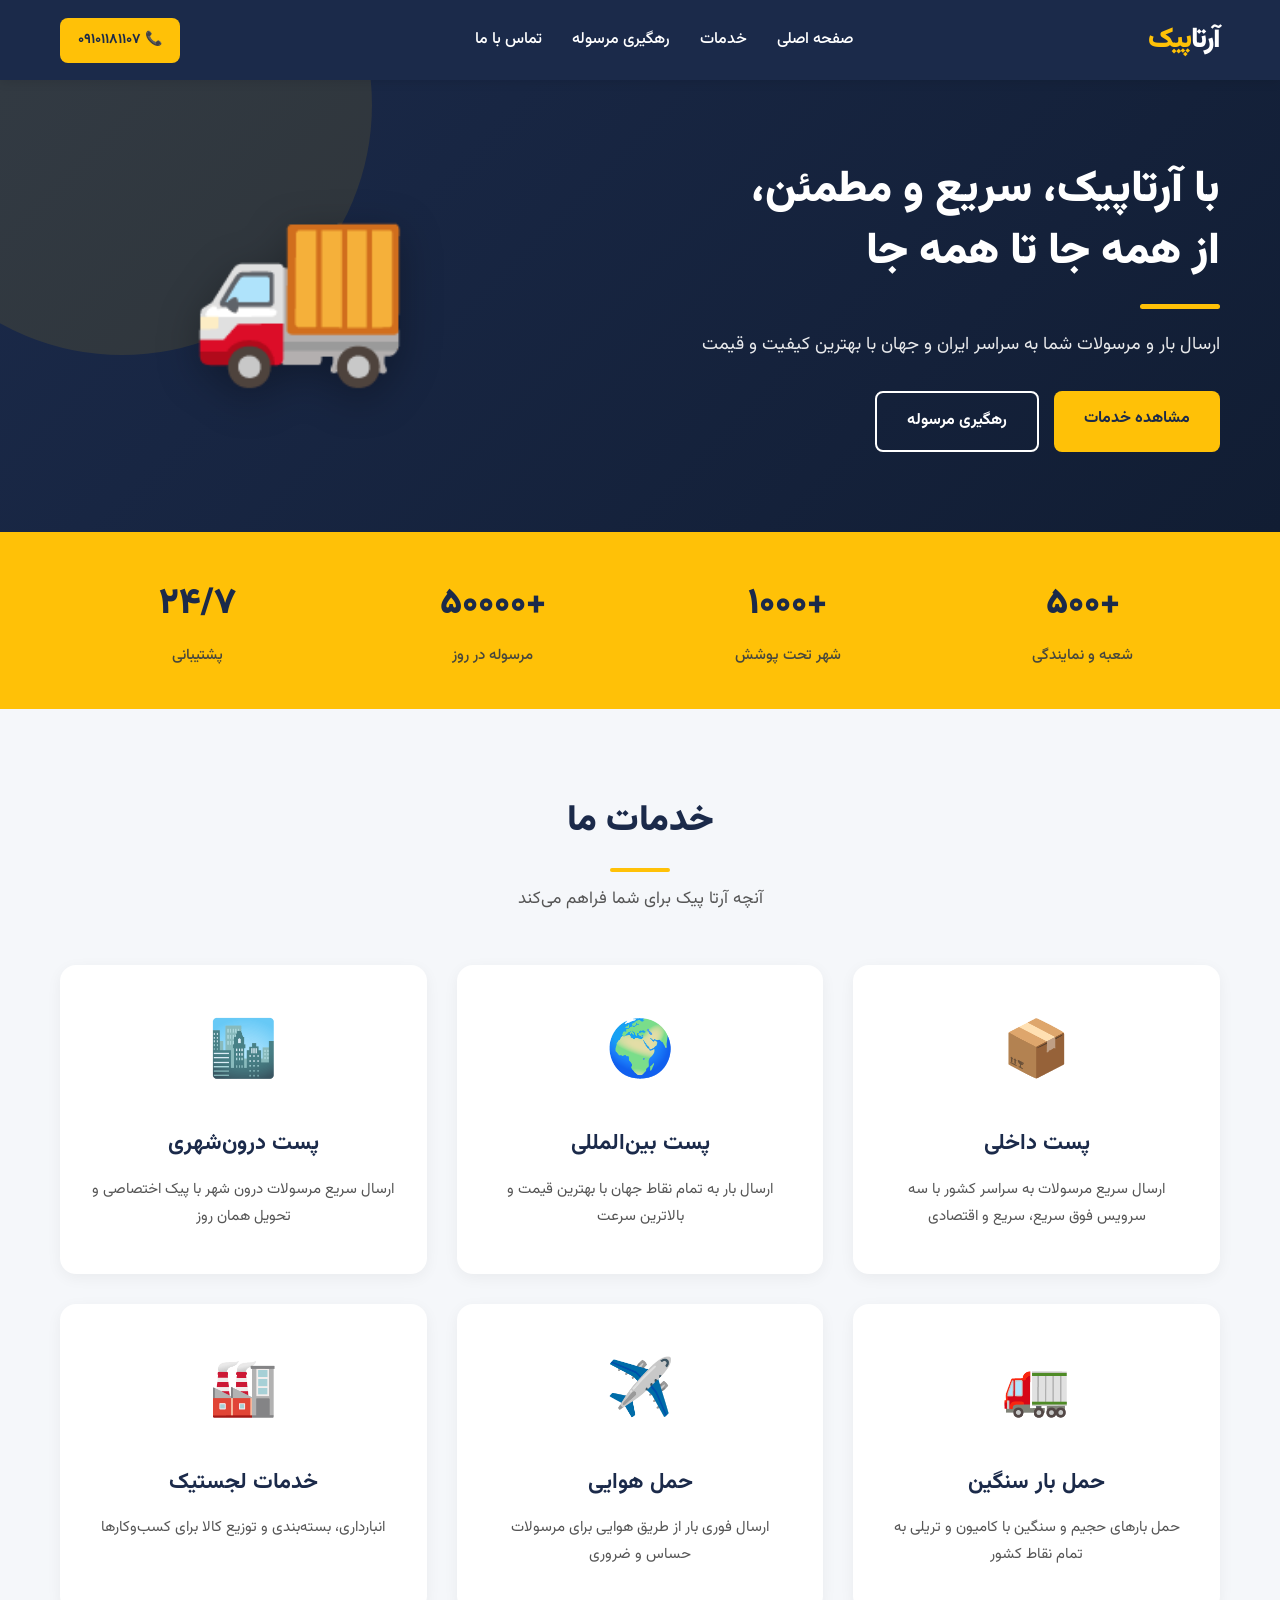
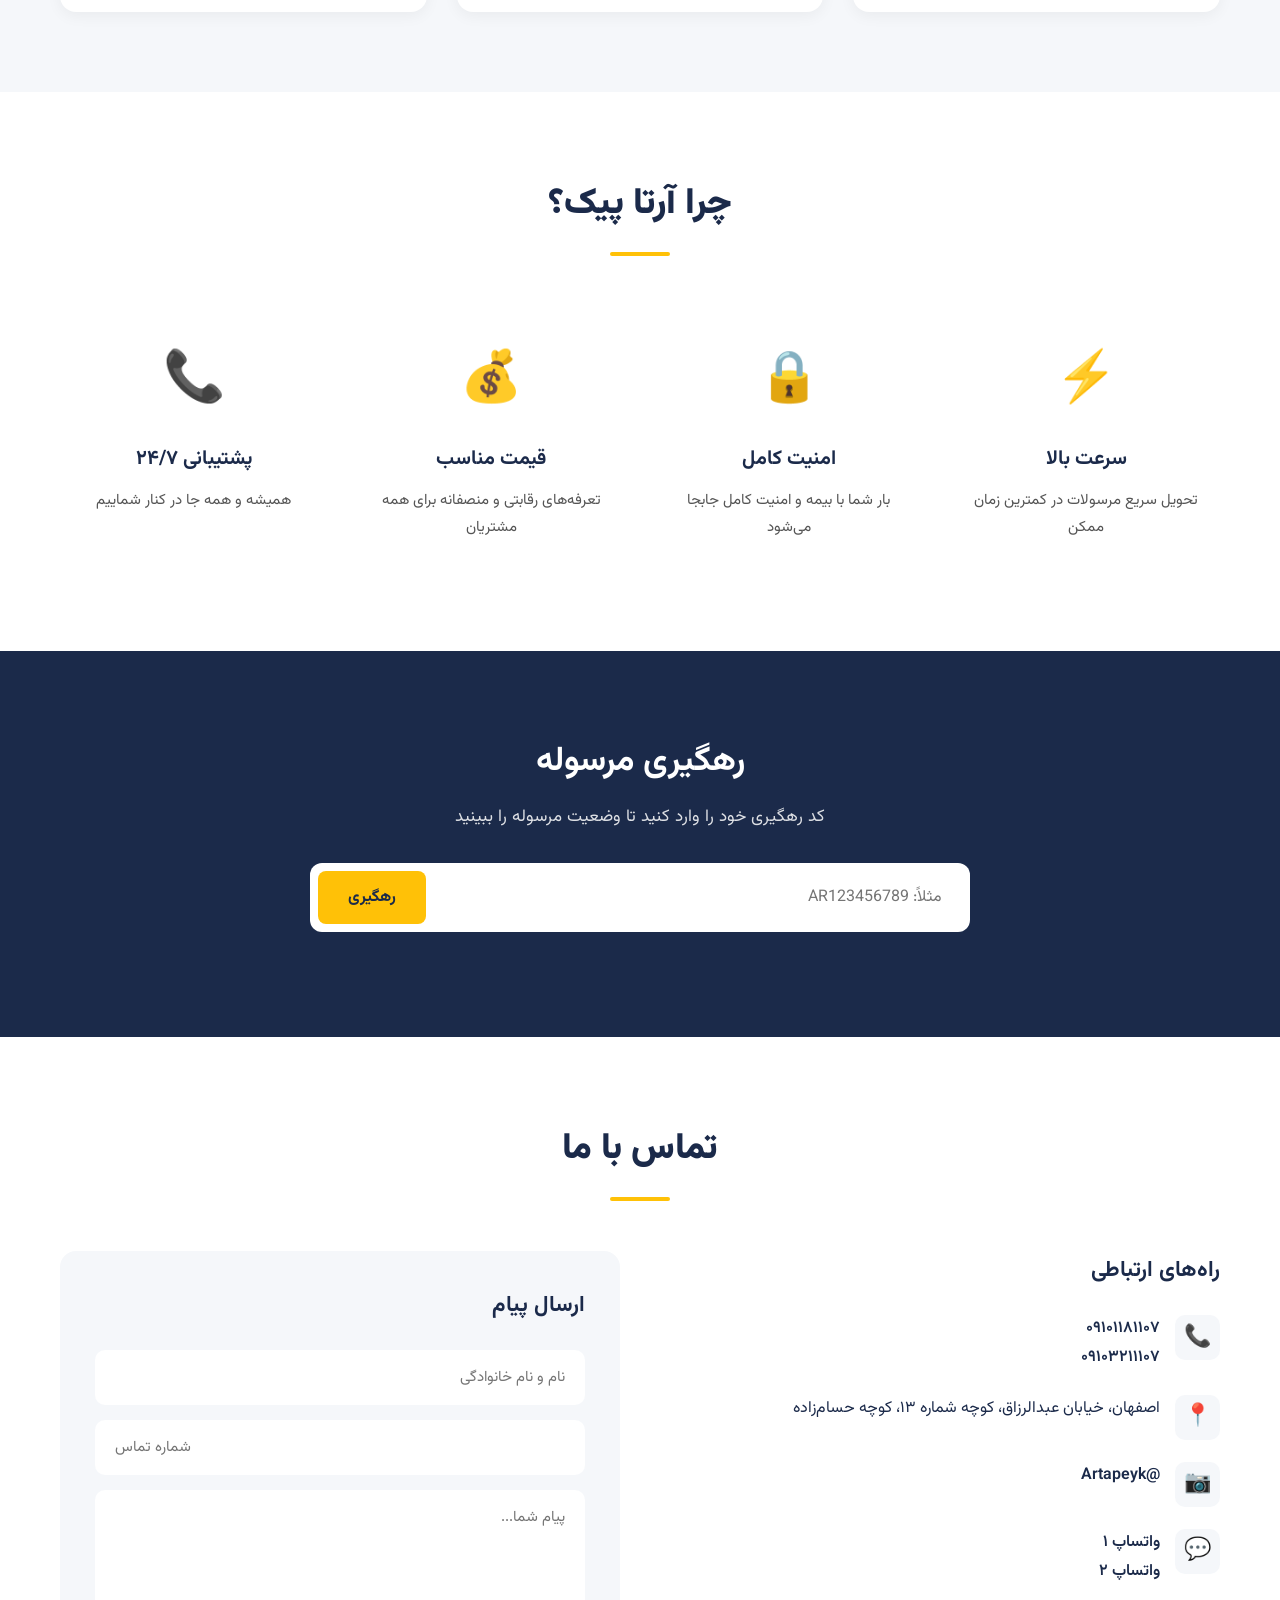
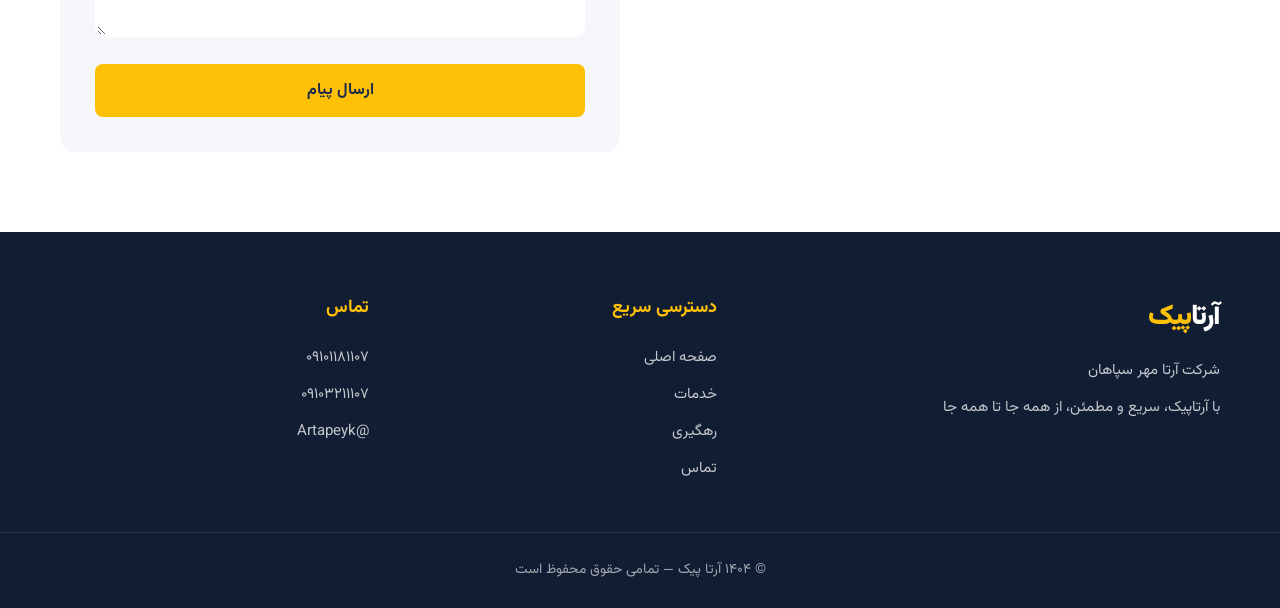
<file: index.html>
<!DOCTYPE html>
<html lang="fa" dir="rtl">
<head>
    <meta charset="UTF-8">
    <meta name="viewport" content="width=device-width, initial-scale=1.0">
    <title>آرتا پیک | حمل و نقل سریع و مطمئن</title>
    <link rel="stylesheet" href="style.css">
    <link rel="preconnect" href="https://fonts.googleapis.com">
    <link href="https://fonts.googleapis.com/css2?family=Vazirmatn:wght@400;500;700;900&display=swap" rel="stylesheet">
</head>
<body>

    <!-- ================= هدر ================= -->
    <header class="header">
        <div class="container header-inner">
            <div class="logo">
                <span class="logo-art">آرتا</span><span class="logo-pick">پیک</span>
            </div>
            <nav class="nav" id="nav">
                <a href="index.html">صفحه اصلی</a>
                <a href="services.html">خدمات</a>
                <a href="#tracking">رهگیری مرسوله</a>
                <a href="#contact">تماس با ما</a>
            </nav>
            <a href="tel:09101181107" class="header-phone">
                📞 ۰۹۱۰۱۱۸۱۱۰۷
            </a>
            <button class="menu-btn" id="menuBtn">☰</button>
        </div>
    </header>

    <!-- ================= بنر اصلی ================= -->
    <section class="hero">
        <div class="container hero-inner">
            <div class="hero-text">
                <h1>با آرتاپیک، سریع و مطمئن،<br>از همه جا تا همه جا</h1>
                <p>ارسال بار و مرسولات شما به سراسر ایران و جهان با بهترین کیفیت و قیمت</p>
                <div class="hero-buttons">
                    <a href="services.html" class="btn btn-yellow">مشاهده خدمات</a>
                    <a href="#tracking" class="btn btn-outline">رهگیری مرسوله</a>
                </div>
            </div>
            <div class="hero-image">
                <div class="hero-box">🚚</div>
            </div>
        </div>
    </section>

    <!-- ================= آمار ================= -->
    <section class="stats">
        <div class="container stats-grid">
            <div class="stat-item">
                <div class="stat-number">+۵۰۰</div>
                <div class="stat-label">شعبه و نمایندگی</div>
            </div>
            <div class="stat-item">
                <div class="stat-number">+۱۰۰۰</div>
                <div class="stat-label">شهر تحت پوشش</div>
            </div>
            <div class="stat-item">
                <div class="stat-number">+۵۰۰۰۰</div>
                <div class="stat-label">مرسوله در روز</div>
            </div>
            <div class="stat-item">
                <div class="stat-number">۲۴/۷</div>
                <div class="stat-label">پشتیبانی</div>
            </div>
        </div>
    </section>

    <!-- ================= خدمات ================= -->
    <section class="services" id="services">
        <div class="container">
            <h2 class="section-title">خدمات ما</h2>
            <p class="section-subtitle">آنچه آرتا پیک برای شما فراهم می‌کند</p>

            <div class="services-grid">
                <div class="service-card">
                    <div class="service-icon">📦</div>
                    <h3>پست داخلی</h3>
                    <p>ارسال سریع مرسولات به سراسر کشور با سه سرویس فوق سریع، سریع و اقتصادی</p>
                </div>
                <div class="service-card">
                    <div class="service-icon">🌍</div>
                    <h3>پست بین‌المللی</h3>
                    <p>ارسال بار به تمام نقاط جهان با بهترین قیمت و بالاترین سرعت</p>
                </div>
                <div class="service-card">
                    <div class="service-icon">🏙️</div>
                    <h3>پست درون‌شهری</h3>
                    <p>ارسال سریع مرسولات درون شهر با پیک اختصاصی و تحویل همان روز</p>
                </div>
                <div class="service-card">
                    <div class="service-icon">🚛</div>
                    <h3>حمل بار سنگین</h3>
                    <p>حمل بارهای حجیم و سنگین با کامیون و تریلی به تمام نقاط کشور</p>
                </div>
                <div class="service-card">
                    <div class="service-icon">✈️</div>
                    <h3>حمل هوایی</h3>
                    <p>ارسال فوری بار از طریق هوایی برای مرسولات حساس و ضروری</p>
                </div>
                <div class="service-card">
                    <div class="service-icon">🏭</div>
                    <h3>خدمات لجستیک</h3>
                    <p>انبارداری، بسته‌بندی و توزیع کالا برای کسب‌وکارها</p>
                </div>
            </div>
        </div>
    </section>

    <!-- ================= چرا آرتا پیک ================= -->
    <section class="why-us">
        <div class="container">
            <h2 class="section-title">چرا آرتا پیک؟</h2>
            <div class="why-grid">
                <div class="why-item">
                    <div class="why-icon">⚡</div>
                    <h4>سرعت بالا</h4>
                    <p>تحویل سریع مرسولات در کمترین زمان ممکن</p>
                </div>
                <div class="why-item">
                    <div class="why-icon">🔒</div>
                    <h4>امنیت کامل</h4>
                    <p>بار شما با بیمه و امنیت کامل جابجا می‌شود</p>
                </div>
                <div class="why-item">
                    <div class="why-icon">💰</div>
                    <h4>قیمت مناسب</h4>
                    <p>تعرفه‌های رقابتی و منصفانه برای همه مشتریان</p>
                </div>
                <div class="why-item">
                    <div class="why-icon">📞</div>
                    <h4>پشتیبانی ۲۴/۷</h4>
                    <p>همیشه و همه جا در کنار شماییم</p>
                </div>
            </div>
        </div>
    </section>

    <!-- ================= رهگیری مرسوله ================= -->
    <section class="tracking" id="tracking">
        <div class="container tracking-inner">
            <h2>رهگیری مرسوله</h2>
            <p>کد رهگیری خود را وارد کنید تا وضعیت مرسوله را ببینید</p>
            <form class="tracking-form" id="trackingForm">
                <input type="text" placeholder="مثلاً: AR123456789" id="trackingInput">
                <button type="submit" class="btn btn-yellow">رهگیری</button>
            </form>
            <div id="trackingResult"></div>
        </div>
    </section>

    <!-- ================= تماس ================= -->
    <section class="contact" id="contact">
        <div class="container">
            <h2 class="section-title">تماس با ما</h2>
            <div class="contact-grid">
                <div class="contact-info">
                    <h3>راه‌های ارتباطی</h3>
                    <div class="contact-item">
                        <span>📞</span>
                        <div>
                            <a href="tel:09101181107">۰۹۱۰۱۱۸۱۱۰۷</a><br>
                            <a href="tel:09103211107">۰۹۱۰۳۲۱۱۱۰۷</a>
                        </div>
                    </div>
                    <div class="contact-item">
                        <span>📍</span>
                        <div>اصفهان، خیابان عبدالرزاق، کوچه شماره ۱۳، کوچه حسام‌زاده</div>
                    </div>
                    <div class="contact-item">
                        <span>📷</span>
                        <div>
                            <a href="https://instagram.com/Artapeyk" target="_blank">@Artapeyk</a>
                        </div>
                    </div>
                    <div class="contact-item">
                        <span>💬</span>
                        <div>
                            <a href="https://wa.me/989101181107" target="_blank">واتساپ ۱</a><br>
                            <a href="https://wa.me/989103211107" target="_blank">واتساپ ۲</a>
                        </div>
                    </div>
                </div>
                <form class="contact-form">
                    <h3>ارسال پیام</h3>
                    <input type="text" placeholder="نام و نام خانوادگی" required>
                    <input type="tel" placeholder="شماره تماس" required>
                    <textarea placeholder="پیام شما..." rows="5" required></textarea>
                    <button type="submit" class="btn btn-yellow">ارسال پیام</button>
                </form>
            </div>
        </div>
    </section>

    <!-- ================= فوتر ================= -->
    <footer class="footer">
        <div class="container footer-inner">
            <div class="footer-col">
                <div class="logo">
                    <span class="logo-art">آرتا</span><span class="logo-pick">پیک</span>
                </div>
                <p>شرکت آرتا مهر سپاهان</p>
                <p>با آرتاپیک، سریع و مطمئن، از همه جا تا همه جا</p>
            </div>
            <div class="footer-col">
                <h4>دسترسی سریع</h4>
                <a href="index.html">صفحه اصلی</a>
                <a href="services.html">خدمات</a>
                <a href="#tracking">رهگیری</a>
                <a href="#contact">تماس</a>
            </div>
            <div class="footer-col">
                <h4>تماس</h4>
                <p>۰۹۱۰۱۱۸۱۱۰۷</p>
                <p>۰۹۱۰۳۲۱۱۱۰۷</p>
                <p>@Artapeyk</p>
            </div>
        </div>
        <div class="footer-bottom">
            © ۱۴۰۴ آرتا پیک — تمامی حقوق محفوظ است
        </div>
    </footer>

    <script src="script.js"></script>
</body>
</html>
</file>
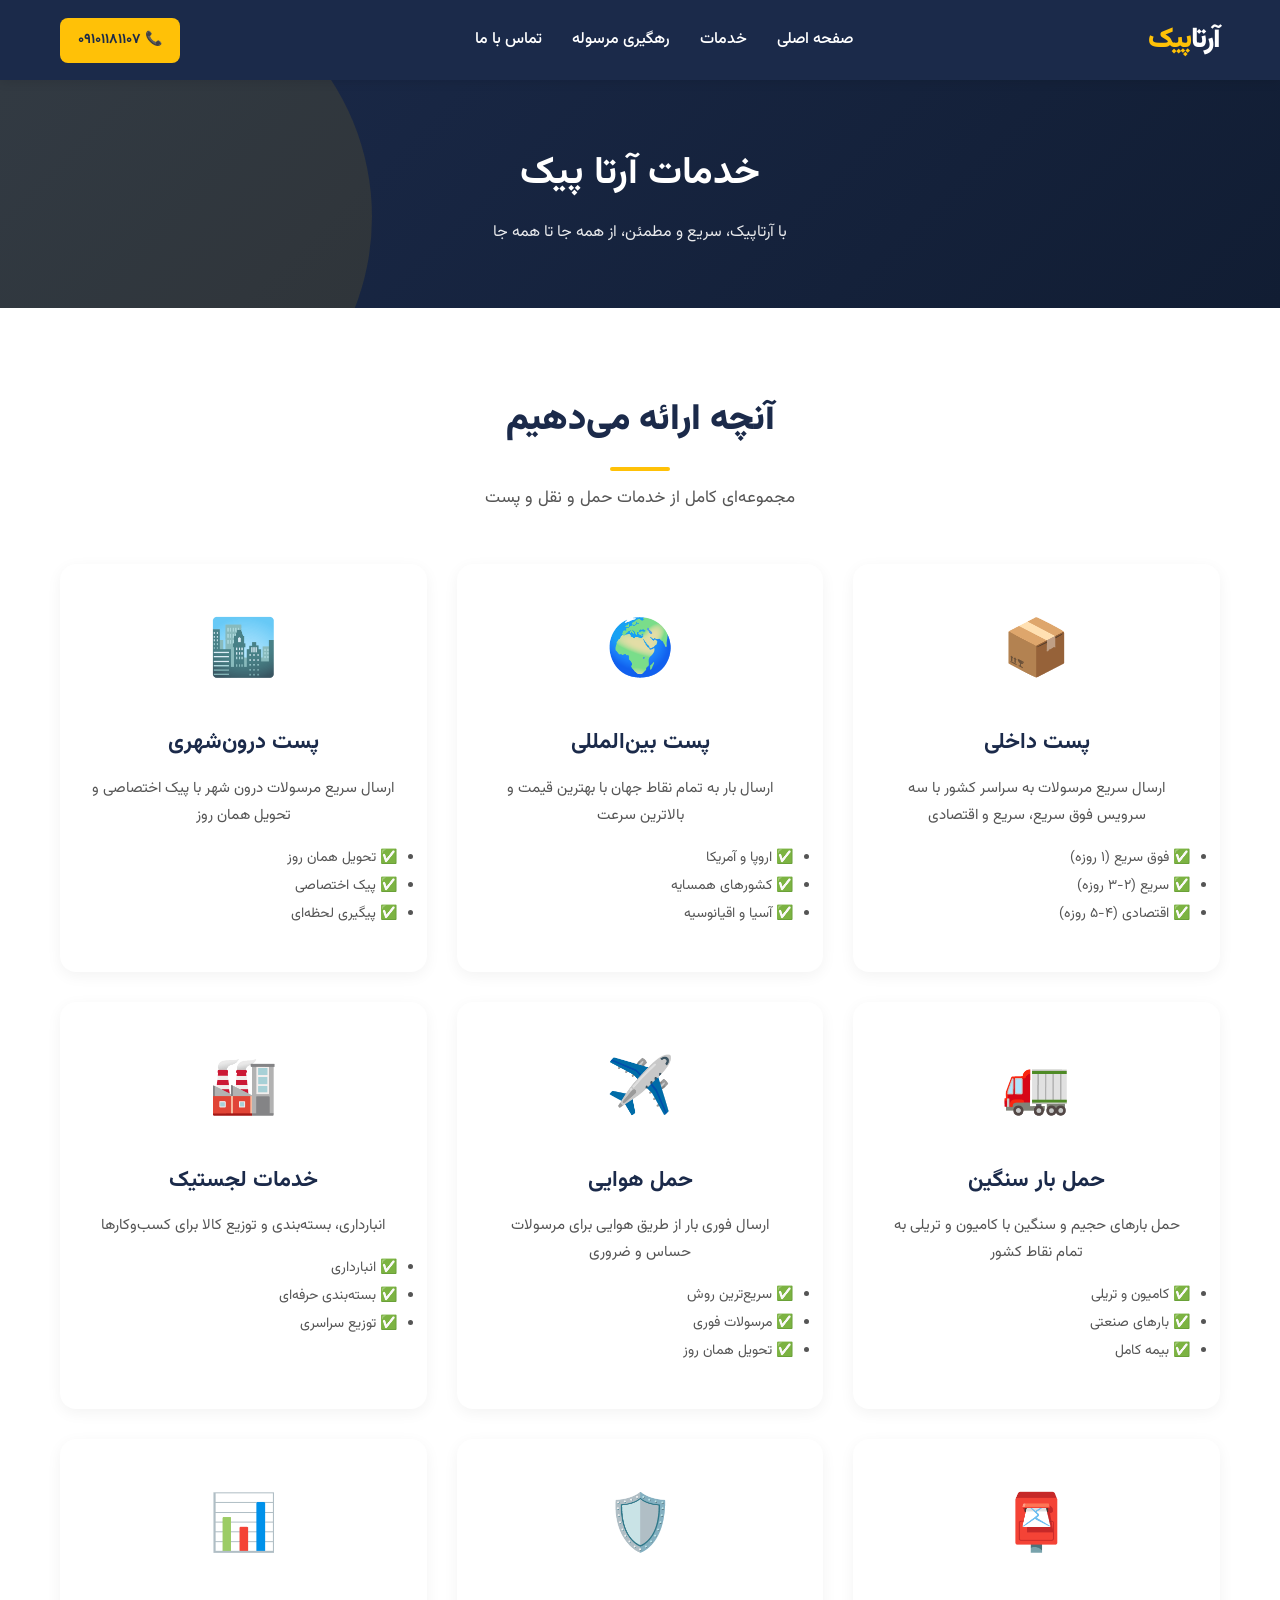
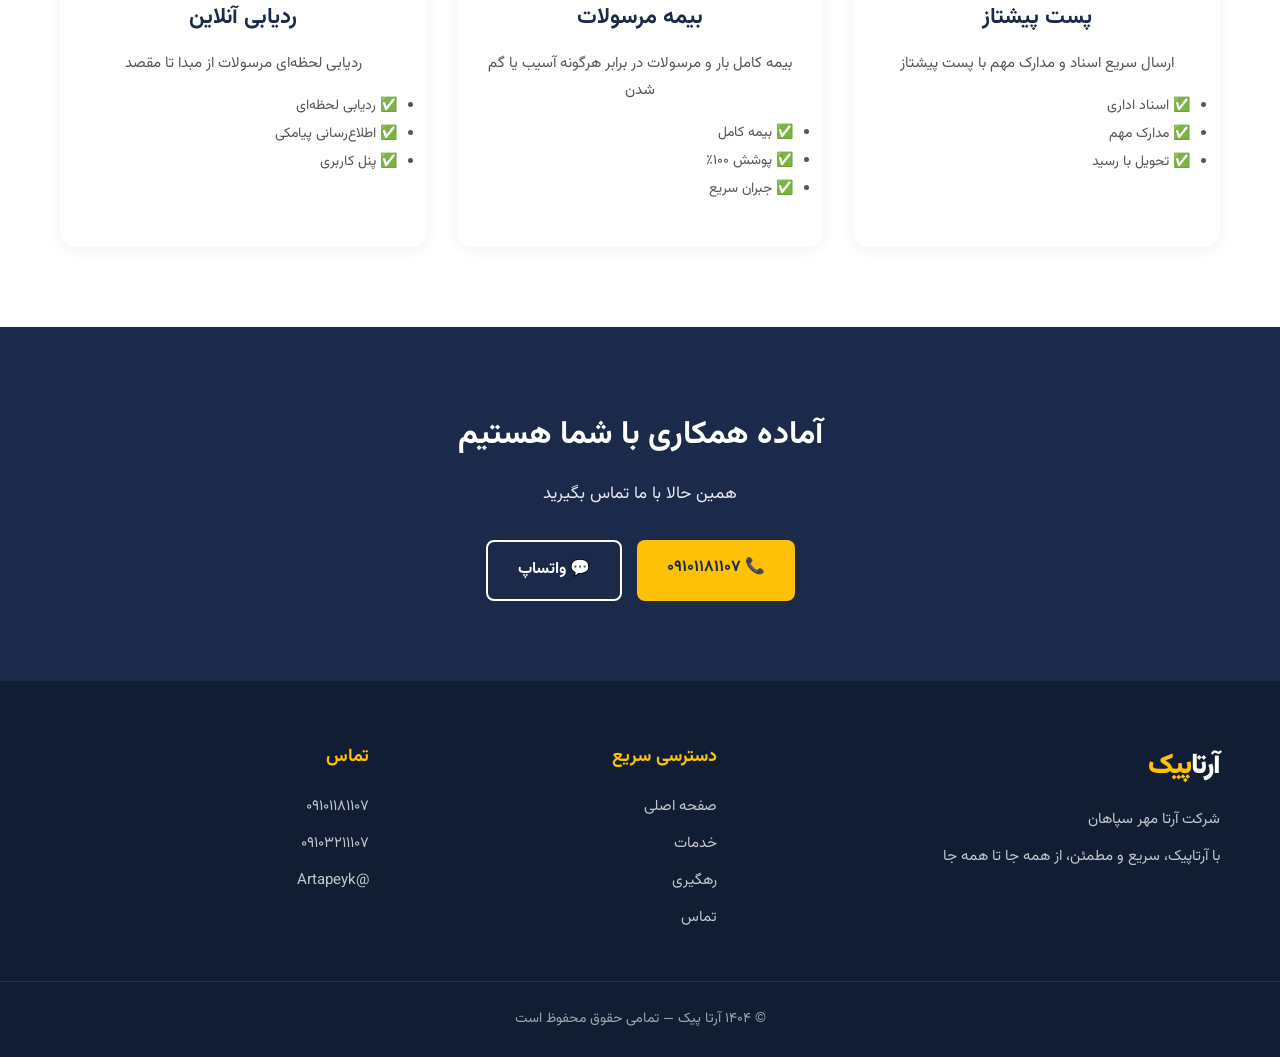
<file: services.html>
<!DOCTYPE html>
<html lang="fa" dir="rtl">
<head>
    <meta charset="UTF-8">
    <meta name="viewport" content="width=device-width, initial-scale=1.0">
    <title>خدمات | آرتا پیک</title>
    <link rel="stylesheet" href="style.css">
    <link rel="preconnect" href="https://fonts.googleapis.com">
    <link href="https://fonts.googleapis.com/css2?family=Vazirmatn:wght@400;500;700;900&display=swap" rel="stylesheet">
</head>
<body>

    <!-- ================= هدر ================= -->
    <header class="header">
        <div class="container header-inner">
            <div class="logo">
                <span class="logo-art">آرتا</span><span class="logo-pick">پیک</span>
            </div>
            <nav class="nav" id="nav">
                <a href="index.html">صفحه اصلی</a>
                <a href="services.html">خدمات</a>
                <a href="index.html#tracking">رهگیری مرسوله</a>
                <a href="index.html#contact">تماس با ما</a>
            </nav>
            <a href="tel:09101181107" class="header-phone">
                📞 ۰۹۱۰۱۱۸۱۱۰۷
            </a>
            <button class="menu-btn" id="menuBtn">☰</button>
        </div>
    </header>

    <!-- ================= بنر صفحه ================= -->
    <section class="hero" style="padding:60px 0;">
        <div class="container" style="text-align:center;position:relative;z-index:1;">
            <h1 style="font-size:38px;">خدمات آرتا پیک</h1>
            <p style="opacity:0.9;margin-top:10px;">با آرتاپیک، سریع و مطمئن، از همه جا تا همه جا</p>
        </div>
    </section>

    <!-- ================= خدمات کامل ================= -->
    <section class="services" style="background:#fff;">
        <div class="container">
            <h2 class="section-title">آنچه ارائه می‌دهیم</h2>
            <p class="section-subtitle">مجموعه‌ای کامل از خدمات حمل و نقل و پست</p>

            <div class="services-grid">

                <div class="service-card">
                    <div class="service-icon">📦</div>
                    <h3>پست داخلی</h3>
                    <p>ارسال سریع مرسولات به سراسر کشور با سه سرویس فوق سریع، سریع و اقتصادی</p>
                    <ul style="text-align:right;margin-top:15px;color:#555;font-size:14px;line-height:2;">
                        <li>✅ فوق سریع (۱ روزه)</li>
                        <li>✅ سریع (۲-۳ روزه)</li>
                        <li>✅ اقتصادی (۴-۵ روزه)</li>
                    </ul>
                </div>

                <div class="service-card">
                    <div class="service-icon">🌍</div>
                    <h3>پست بین‌المللی</h3>
                    <p>ارسال بار به تمام نقاط جهان با بهترین قیمت و بالاترین سرعت</p>
                    <ul style="text-align:right;margin-top:15px;color:#555;font-size:14px;line-height:2;">
                        <li>✅ اروپا و آمریکا</li>
                        <li>✅ کشورهای همسایه</li>
                        <li>✅ آسیا و اقیانوسیه</li>
                    </ul>
                </div>

                <div class="service-card">
                    <div class="service-icon">🏙️</div>
                    <h3>پست درون‌شهری</h3>
                    <p>ارسال سریع مرسولات درون شهر با پیک اختصاصی و تحویل همان روز</p>
                    <ul style="text-align:right;margin-top:15px;color:#555;font-size:14px;line-height:2;">
                        <li>✅ تحویل همان روز</li>
                        <li>✅ پیک اختصاصی</li>
                        <li>✅ پیگیری لحظه‌ای</li>
                    </ul>
                </div>

                <div class="service-card">
                    <div class="service-icon">🚛</div>
                    <h3>حمل بار سنگین</h3>
                    <p>حمل بارهای حجیم و سنگین با کامیون و تریلی به تمام نقاط کشور</p>
                    <ul style="text-align:right;margin-top:15px;color:#555;font-size:14px;line-height:2;">
                        <li>✅ کامیون و تریلی</li>
                        <li>✅ بارهای صنعتی</li>
                        <li>✅ بیمه کامل</li>
                    </ul>
                </div>

                <div class="service-card">
                    <div class="service-icon">✈️</div>
                    <h3>حمل هوایی</h3>
                    <p>ارسال فوری بار از طریق هوایی برای مرسولات حساس و ضروری</p>
                    <ul style="text-align:right;margin-top:15px;color:#555;font-size:14px;line-height:2;">
                        <li>✅ سریع‌ترین روش</li>
                        <li>✅ مرسولات فوری</li>
                        <li>✅ تحویل همان روز</li>
                    </ul>
                </div>

                <div class="service-card">
                    <div class="service-icon">🏭</div>
                    <h3>خدمات لجستیک</h3>
                    <p>انبارداری، بسته‌بندی و توزیع کالا برای کسب‌وکارها</p>
                    <ul style="text-align:right;margin-top:15px;color:#555;font-size:14px;line-height:2;">
                        <li>✅ انبارداری</li>
                        <li>✅ بسته‌بندی حرفه‌ای</li>
                        <li>✅ توزیع سراسری</li>
                    </ul>
                </div>

                <div class="service-card">
                    <div class="service-icon">📮</div>
                    <h3>پست پیشتاز</h3>
                    <p>ارسال سریع اسناد و مدارک مهم با پست پیشتاز</p>
                    <ul style="text-align:right;margin-top:15px;color:#555;font-size:14px;line-height:2;">
                        <li>✅ اسناد اداری</li>
                        <li>✅ مدارک مهم</li>
                        <li>✅ تحویل با رسید</li>
                    </ul>
                </div>

                <div class="service-card">
                    <div class="service-icon">🛡️</div>
                    <h3>بیمه مرسولات</h3>
                    <p>بیمه کامل بار و مرسولات در برابر هرگونه آسیب یا گم شدن</p>
                    <ul style="text-align:right;margin-top:15px;color:#555;font-size:14px;line-height:2;">
                        <li>✅ بیمه کامل</li>
                        <li>✅ پوشش ۱۰۰٪</li>
                        <li>✅ جبران سریع</li>
                    </ul>
                </div>

                <div class="service-card">
                    <div class="service-icon">📊</div>
                    <h3>ردیابی آنلاین</h3>
                    <p>ردیابی لحظه‌ای مرسولات از مبدا تا مقصد</p>
                    <ul style="text-align:right;margin-top:15px;color:#555;font-size:14px;line-height:2;">
                        <li>✅ ردیابی لحظه‌ای</li>
                        <li>✅ اطلاع‌رسانی پیامکی</li>
                        <li>✅ پنل کاربری</li>
                    </ul>
                </div>

            </div>
        </div>
    </section>

    <!-- ================= CTA پایانی ================= -->
    <section class="tracking" style="text-align:center;">
        <div class="container">
            <h2 style="font-size:32px;margin-bottom:15px;">آماده همکاری با شما هستیم</h2>
            <p style="opacity:0.9;margin-bottom:30px;">همین حالا با ما تماس بگیرید</p>
            <div style="display:flex;gap:15px;justify-content:center;flex-wrap:wrap;">
                <a href="tel:09101181107" class="btn btn-yellow">📞 ۰۹۱۰۱۱۸۱۱۰۷</a>
                <a href="https://wa.me/989101181107" target="_blank" class="btn btn-outline">💬 واتساپ</a>
            </div>
        </div>
    </section>

    <!-- ================= فوتر ================= -->
    <footer class="footer">
        <div class="container footer-inner">
            <div class="footer-col">
                <div class="logo">
                    <span class="logo-art">آرتا</span><span class="logo-pick">پیک</span>
                </div>
                <p>شرکت آرتا مهر سپاهان</p>
                <p>با آرتاپیک، سریع و مطمئن، از همه جا تا همه جا</p>
            </div>
            <div class="footer-col">
                <h4>دسترسی سریع</h4>
                <a href="index.html">صفحه اصلی</a>
                <a href="services.html">خدمات</a>
                <a href="index.html#tracking">رهگیری</a>
                <a href="index.html#contact">تماس</a>
            </div>
            <div class="footer-col">
                <h4>تماس</h4>
                <p>۰۹۱۰۱۱۸۱۱۰۷</p>
                <p>۰۹۱۰۳۲۱۱۱۰۷</p>
                <p>@Artapeyk</p>
            </div>
        </div>
        <div class="footer-bottom">
            © ۱۴۰۴ آرتا پیک — تمامی حقوق محفوظ است
        </div>
    </footer>

    <script src="script.js"></script>
</body>
</html>
</file>
<file: style.css>
/* ==================== تنظیمات کلی ==================== */
* {
    margin: 0;
    padding: 0;
    box-sizing: border-box;
}

:root {
    --navy: #1B2A4A;
    --navy-dark: #111d33;
    --yellow: #FFC107;
    --yellow-dark: #e5a800;
    --white: #ffffff;
    --gray-light: #F5F7FA;
    --gray-text: #555;
}

body {
    font-family: 'Vazirmatn', Tahoma, sans-serif;
    background: var(--white);
    color: var(--navy);
    line-height: 1.8;
    direction: rtl;
}

.container {
    max-width: 1200px;
    margin: 0 auto;
    padding: 0 20px;
}

a {
    text-decoration: none;
    color: inherit;
}

/* ==================== هدر ==================== */
.header {
    background: var(--navy);
    position: sticky;
    top: 0;
    z-index: 1000;
    box-shadow: 0 2px 10px rgba(0,0,0,0.1);
}

.header-inner {
    display: flex;
    align-items: center;
    justify-content: space-between;
    padding: 15px 20px;
    gap: 20px;
}

.logo {
    font-size: 28px;
    font-weight: 900;
    letter-spacing: -1px;
}

.logo-art {
    color: var(--white);
}

.logo-pick {
    color: var(--yellow);
}

.nav {
    display: flex;
    gap: 30px;
}

.nav a {
    color: var(--white);
    font-weight: 500;
    font-size: 16px;
    transition: color 0.3s;
    position: relative;
}

.nav a:hover {
    color: var(--yellow);
}

.header-phone {
    background: var(--yellow);
    color: var(--navy);
    padding: 10px 18px;
    border-radius: 8px;
    font-weight: 700;
    font-size: 14px;
    transition: all 0.3s;
}

.header-phone:hover {
    background: var(--yellow-dark);
    transform: translateY(-2px);
}

.menu-btn {
    display: none;
    background: transparent;
    border: none;
    color: var(--white);
    font-size: 26px;
    cursor: pointer;
}

/* ==================== بنر اصلی ==================== */
.hero {
    background: linear-gradient(135deg, var(--navy) 0%, var(--navy-dark) 100%);
    color: var(--white);
    padding: 80px 0;
    position: relative;
    overflow: hidden;
}

.hero::before {
    content: '';
    position: absolute;
    top: -50%;
    left: -10%;
    width: 500px;
    height: 500px;
    background: var(--yellow);
    opacity: 0.1;
    border-radius: 50%;
}

.hero-inner {
    display: grid;
    grid-template-columns: 1.3fr 1fr;
    gap: 60px;
    align-items: center;
    position: relative;
    z-index: 1;
}

.hero-text h1 {
    font-size: 44px;
    font-weight: 900;
    line-height: 1.4;
    margin-bottom: 20px;
}

.hero-text h1::after {
    content: '';
    display: block;
    width: 80px;
    height: 5px;
    background: var(--yellow);
    margin-top: 20px;
    border-radius: 3px;
}

.hero-text p {
    font-size: 18px;
    opacity: 0.9;
    margin-bottom: 30px;
}

.hero-buttons {
    display: flex;
    gap: 15px;
    flex-wrap: wrap;
}

.hero-image {
    display: flex;
    justify-content: center;
    align-items: center;
}

.hero-box {
    font-size: 180px;
    line-height: 1;
    filter: drop-shadow(0 10px 20px rgba(0,0,0,0.3));
    animation: float 3s ease-in-out infinite;
}

@keyframes float {
    0%, 100% { transform: translateY(0); }
    50% { transform: translateY(-20px); }
}

/* ==================== دکمه‌ها ==================== */
.btn {
    display: inline-block;
    padding: 14px 30px;
    border-radius: 8px;
    font-weight: 700;
    font-size: 16px;
    cursor: pointer;
    border: none;
    transition: all 0.3s;
    font-family: inherit;
}

.btn-yellow {
    background: var(--yellow);
    color: var(--navy);
}

.btn-yellow:hover {
    background: var(--yellow-dark);
    transform: translateY(-2px);
    box-shadow: 0 8px 20px rgba(255,193,7,0.4);
}

.btn-outline {
    background: transparent;
    color: var(--white);
    border: 2px solid var(--white);
}

.btn-outline:hover {
    background: var(--white);
    color: var(--navy);
}

/* ==================== آمار ==================== */
.stats {
    background: var(--yellow);
    padding: 40px 0;
}

.stats-grid {
    display: grid;
    grid-template-columns: repeat(4, 1fr);
    gap: 20px;
    text-align: center;
}

.stat-number {
    font-size: 36px;
    font-weight: 900;
    color: var(--navy);
    margin-bottom: 5px;
}

.stat-label {
    font-size: 15px;
    color: var(--navy);
    opacity: 0.8;
    font-weight: 500;
}

/* ==================== بخش‌ها ==================== */
section {
    padding: 80px 0;
}

.section-title {
    font-size: 36px;
    font-weight: 900;
    text-align: center;
    margin-bottom: 12px;
    color: var(--navy);
}

.section-title::after {
    content: '';
    display: block;
    width: 60px;
    height: 4px;
    background: var(--yellow);
    margin: 15px auto 0;
    border-radius: 2px;
}

.section-subtitle {
    text-align: center;
    color: var(--gray-text);
    font-size: 17px;
    margin-bottom: 50px;
}

/* ==================== خدمات ==================== */
.services {
    background: var(--gray-light);
}

.services-grid {
    display: grid;
    grid-template-columns: repeat(3, 1fr);
    gap: 30px;
    margin-top: 50px;
}

.service-card {
    background: var(--white);
    padding: 40px 30px;
    border-radius: 16px;
    text-align: center;
    transition: all 0.4s;
    border-bottom: 4px solid transparent;
    box-shadow: 0 4px 15px rgba(0,0,0,0.05);
}

.service-card:hover {
    transform: translateY(-8px);
    border-bottom-color: var(--yellow);
    box-shadow: 0 15px 35px rgba(27,42,74,0.15);
}

.service-icon {
    font-size: 55px;
    margin-bottom: 20px;
    display: inline-block;
}

.service-card h3 {
    font-size: 22px;
    margin-bottom: 12px;
    color: var(--navy);
}

.service-card p {
    color: var(--gray-text);
    font-size: 15px;
}

/* ==================== چرا ما ==================== */
.why-grid {
    display: grid;
    grid-template-columns: repeat(4, 1fr);
    gap: 30px;
    margin-top: 50px;
}

.why-item {
    text-align: center;
    padding: 30px 20px;
}

.why-icon {
    font-size: 50px;
    margin-bottom: 15px;
}

.why-item h4 {
    font-size: 20px;
    margin-bottom: 10px;
    color: var(--navy);
}

.why-item p {
    color: var(--gray-text);
    font-size: 15px;
}

/* ==================== رهگیری ==================== */
.tracking {
    background: var(--navy);
    color: var(--white);
}

.tracking-inner {
    text-align: center;
    max-width: 700px;
    margin: 0 auto;
}

.tracking h2 {
    font-size: 34px;
    margin-bottom: 10px;
}

.tracking p {
    opacity: 0.85;
    margin-bottom: 30px;
    font-size: 17px;
}

.tracking-form {
    display: flex;
    gap: 10px;
    background: var(--white);
    padding: 8px;
    border-radius: 12px;
}

.tracking-form input {
    flex: 1;
    border: none;
    padding: 14px 20px;
    font-size: 16px;
    font-family: inherit;
    border-radius: 8px;
    outline: none;
}

#trackingResult {
    margin-top: 25px;
    font-size: 17px;
    font-weight: 500;
}

/* ==================== تماس ==================== */
.contact-grid {
    display: grid;
    grid-template-columns: 1fr 1fr;
    gap: 40px;
    margin-top: 50px;
}

.contact-info h3,
.contact-form h3 {
    font-size: 22px;
    margin-bottom: 25px;
    color: var(--navy);
}

.contact-item {
    display: flex;
    gap: 15px;
    margin-bottom: 22px;
    align-items: flex-start;
}

.contact-item span {
    font-size: 22px;
    background: var(--gray-light);
    width: 45px;
    height: 45px;
    border-radius: 10px;
    display: flex;
    align-items: center;
    justify-content: center;
    flex-shrink: 0;
}

.contact-item a {
    color: var(--navy);
    font-weight: 600;
    transition: color 0.3s;
}

.contact-item a:hover {
    color: var(--yellow-dark);
}

.contact-form {
    background: var(--gray-light);
    padding: 35px;
    border-radius: 16px;
}

.contact-form input,
.contact-form textarea {
    width: 100%;
    padding: 14px 18px;
    margin-bottom: 15px;
    border: 2px solid transparent;
    border-radius: 10px;
    font-family: inherit;
    font-size: 15px;
    background: var(--white);
    outline: none;
    transition: border-color 0.3s;
    resize: vertical;
}

.contact-form input:focus,
.contact-form textarea:focus {
    border-color: var(--yellow);
}

.contact-form .btn {
    width: 100%;
}

/* ==================== فوتر ==================== */
.footer {
    background: var(--navy-dark);
    color: var(--white);
    padding-top: 60px;
}

.footer-inner {
    display: grid;
    grid-template-columns: 1.5fr 1fr 1fr;
    gap: 40px;
    padding-bottom: 40px;
}

.footer-col h4 {
    color: var(--yellow);
    font-size: 18px;
    margin-bottom: 20px;
}

.footer-col a,
.footer-col p {
    display: block;
    color: rgba(255,255,255,0.75);
    margin-bottom: 10px;
    font-size: 15px;
    transition: color 0.3s;
}

.footer-col a:hover {
    color: var(--yellow);
}

.footer-col .logo {
    margin-bottom: 15px;
}

.footer-bottom {
    border-top: 1px solid rgba(255,255,255,0.1);
    text-align: center;
    padding: 25px;
    color: rgba(255,255,255,0.6);
    font-size: 14px;
}

/* ==================== ریسپانسیو ==================== */
@media (max-width: 900px) {
    .hero-inner {
        grid-template-columns: 1fr;
        text-align: center;
    }
    .hero-text h1 {
        font-size: 32px;
    }
    .hero-text h1::after {
        margin: 20px auto 0;
    }
    .hero-buttons {
        justify-content: center;
    }
    .hero-box {
        font-size: 120px;
    }
    .stats-grid {
        grid-template-columns: repeat(2, 1fr);
    }
    .services-grid {
        grid-template-columns: repeat(2, 1fr);
    }
    .why-grid {
        grid-template-columns: repeat(2, 1fr);
    }
    .contact-grid {
        grid-template-columns: 1fr;
    }
    .footer-inner {
        grid-template-columns: 1fr;
        text-align: center;
    }
    .nav {
        display: none;
        position: absolute;
        top: 100%;
        right: 0;
        left: 0;
        background: var(--navy);
        flex-direction: column;
        padding: 20px;
        gap: 15px;
    }
    .nav.active {
        display: flex;
    }
    .menu-btn {
        display: block;
    }
    .header-phone {
        display: none;
    }
}

@media (max-width: 500px) {
    .services-grid {
        grid-template-columns: 1fr;
    }
    .why-grid {
        grid-template-columns: 1fr;
    }
    .section-title {
        font-size: 28px;
    }
    .hero-text h1 {
        font-size: 26px;
    }
    .tracking-form {
        flex-direction: column;
    }
}
</file>
